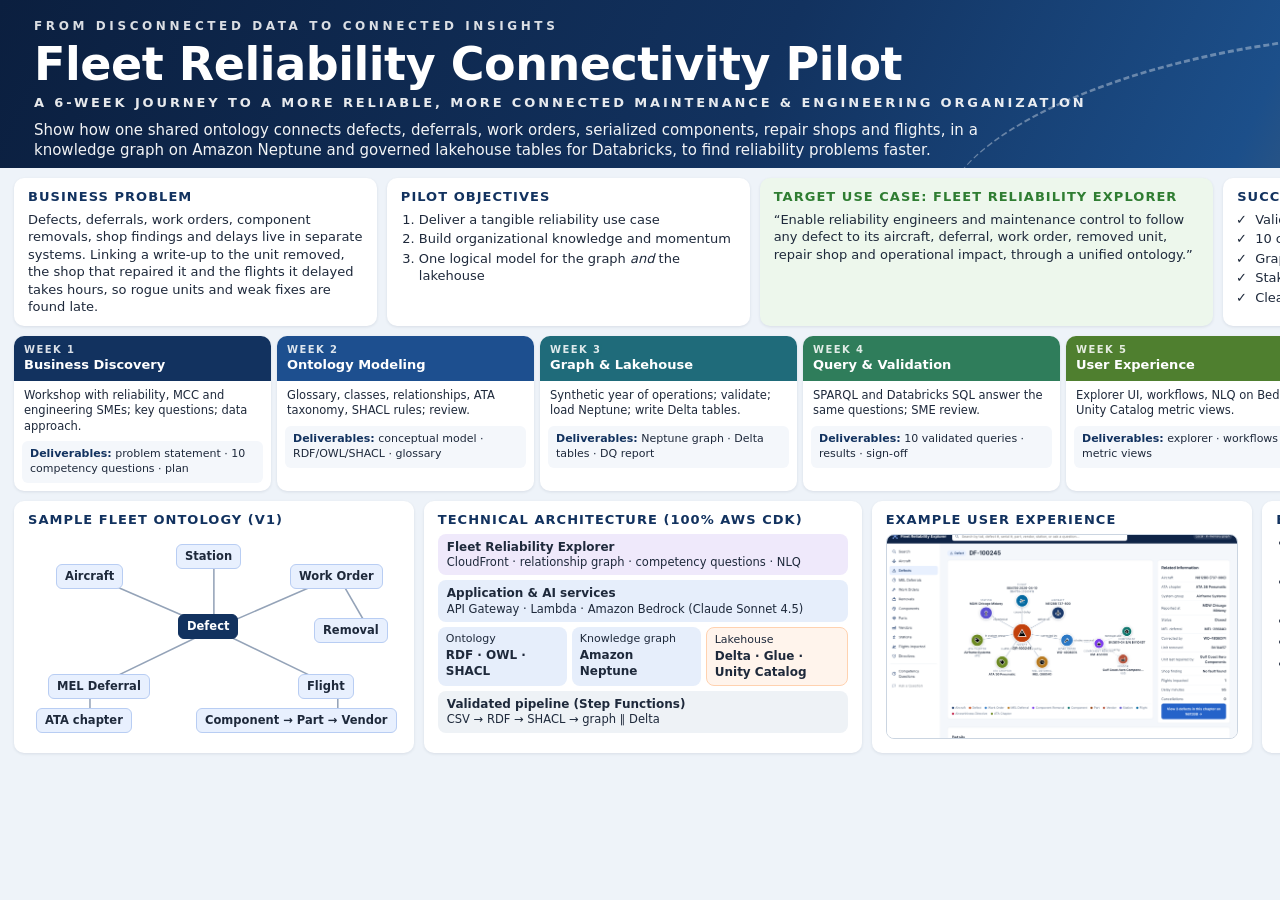
<file: docs/infographic/infographic.html>
<!DOCTYPE html>
<html lang="en">
<head>
<meta charset="utf-8">
<title>Fleet Reliability Connectivity Pilot</title>
<!-- Source of docs/images/pilot-infographic.jpg. Render: python scripts/render_infographic.py -->
<style>
  * { box-sizing: border-box; margin: 0; }
  body { width: 1600px; height: 790px; font: 13px/1.35 system-ui, -apple-system, "Segoe UI", Roboto, Arial, sans-serif; color: #1e293b; background: #eef3f9; }
  .hero { height: 168px; padding: 18px 34px; color: #fff; position: relative; overflow: hidden;
          background: linear-gradient(115deg, #0b1f3f 0%, #12325f 48%, #1c4f8a 78%, #f2a541 140%); }
  .hero::after { content: ""; position: absolute; right: -60px; top: 40px; width: 720px; height: 260px;
          border-top: 3px dashed rgba(255,255,255,.35); border-radius: 50%; transform: rotate(-8deg); }
  .plane { position: absolute; right: 250px; top: 22px; width: 70px; height: 70px; transform: rotate(35deg); fill: rgba(255,255,255,.9); }
  .eyebrow { letter-spacing: .3em; font-size: 12px; opacity: .85; font-weight: 600; }
  h1 { font-size: 46px; line-height: 1.05; margin: 6px 0 6px; letter-spacing: -.01em; }
  .sub { letter-spacing: .22em; font-size: 13px; font-weight: 600; opacity: .9; }
  .lede { font-size: 15px; margin-top: 8px; max-width: 980px; opacity: .95; }
  .verbs { position: absolute; right: 34px; bottom: 16px; text-align: right; font-weight: 700; letter-spacing: .14em; font-size: 13px; line-height: 1.5; }
  .row { display: grid; gap: 10px; padding: 0 14px; }
  .top { grid-template-columns: 1fr 1fr 1.25fr 1fr; margin-top: 10px; }
  .card { background: #fff; border-radius: 10px; padding: 10px 14px; box-shadow: 0 1px 3px rgba(15,36,71,.1); }
  .card h3 { font-size: 13px; letter-spacing: .08em; text-transform: uppercase; color: #12325f; margin-bottom: 5px; }
  .card.green { background: #edf7ec; } .card.green h3 { color: #2f7d32; }
  ol, ul { padding-left: 18px; } li { margin: 2px 0; }
  .check li { list-style: "✓  "; }
  .weeks { grid-template-columns: repeat(6, 1fr); margin-top: 10px; gap: 6px; }
  .wk { border-radius: 10px; overflow: hidden; background: #fff; box-shadow: 0 1px 3px rgba(15,36,71,.1); }
  .wk header { color: #fff; padding: 7px 10px; font-weight: 700; font-size: 13px; }
  .wk header span { display: block; font-size: 10px; letter-spacing: .14em; opacity: .85; font-weight: 600; }
  .wk .body { padding: 7px 10px; font-size: 11.5px; }
  .wk .del { background: #f4f7fb; margin: 0 8px 8px; padding: 6px 8px; border-radius: 6px; font-size: 11px; }
  .wk .del b { color: #12325f; }
  .w1 header { background: #12325f; } .w2 header { background: #1d4f8f; } .w3 header { background: #1f6b7a; }
  .w4 header { background: #2f7d5b; } .w5 header { background: #4f7f2f; } .w6 header { background: #a97a1a; }
  .bottom { grid-template-columns: 1.05fr 1.15fr 1fr 0.85fr; margin-top: 10px; }
  .ont { position: relative; height: 196px; }
  .n { position: absolute; padding: 4px 8px; border-radius: 6px; background: #e8f0fe; border: 1px solid #b8cdf3; font-weight: 600; font-size: 11.5px; white-space: nowrap; }
  .n.c { background: #12325f; color: #fff; border-color: #12325f; }
  svg.lines { position: absolute; inset: 0; }
  .arch div.l { border-radius: 8px; padding: 5px 9px; margin-bottom: 5px; font-size: 11.5px; }
  .arch b { display: block; font-size: 12px; }
  .l1 { background: #efe9fb; } .l2 { background: #e6eefb; } .l4 { background: #eef2f6; }
  .l3 { display: grid; grid-template-columns: 1fr 1fr 1.1fr; gap: 5px; }
  .l3 > div { border-radius: 8px; padding: 5px 8px; font-size: 11px; }
  .shot { width: 100%; height: 205px; object-fit: cover; object-position: 30% 35%; border-radius: 8px; border: 1px solid #cbd5e1; }
  .out li { margin: 4px 0; }
  .db { background: #fff4ec !important; border: 1px solid #ffd2b0; }
</style>
</head>
<body>
  <section class="hero">
    <svg class="plane" viewBox="0 0 24 24"><path d="M12 2.5c.9 0 1.4 1 1.4 2.3v4.6l7.6 4.4v2l-7.6-2.3v4.6l2.2 1.7v1.6L12 20.4l-3.6 1v-1.6l2.2-1.7v-4.6L3 15.8v-2l7.6-4.4V4.8c0-1.3.5-2.3 1.4-2.3z"/></svg>
    <div class="eyebrow">FROM DISCONNECTED DATA TO CONNECTED INSIGHTS</div>
    <h1>Fleet Reliability Connectivity Pilot</h1>
    <div class="sub">A 6-WEEK JOURNEY TO A MORE RELIABLE, MORE CONNECTED MAINTENANCE &amp; ENGINEERING ORGANIZATION</div>
    <p class="lede">Show how one shared ontology connects defects, deferrals, work orders, serialized components, repair shops and flights, in a knowledge graph on Amazon Neptune and governed lakehouse tables for Databricks, to find reliability problems faster.</p>
    <div class="verbs">CONNECT<br>UNDERSTAND<br>EXPLORE<br>ACCELERATE<br>CREATE VALUE</div>
  </section>

  <div class="row top">
    <div class="card"><h3>Business problem</h3>
      Defects, deferrals, work orders, component removals, shop findings and delays live in separate systems. Linking a write-up to the unit removed, the shop that repaired it and the flights it delayed takes hours, so rogue units and weak fixes are found late.</div>
    <div class="card"><h3>Pilot objectives</h3>
      <ol><li>Deliver a tangible reliability use case</li><li>Build organizational knowledge and momentum</li><li>One logical model for the graph <i>and</i> the lakehouse</li></ol></div>
    <div class="card green"><h3>Target use case: Fleet Reliability Explorer</h3>
      “Enable reliability engineers and maintenance control to follow any defect to its aircraft, deferral, work order, removed unit, repair shop and operational impact, through a unified ontology.”</div>
    <div class="card"><h3>Success criteria</h3>
      <ul class="check"><li>Validated concepts and relationships</li><li>10 competency questions answered</li><li>Graph and Delta tables from one ontology</li><li>Stakeholder demonstration</li><li>Clear path for expansion</li></ul></div>
  </div>

  <div class="row weeks">
    <div class="wk w1"><header><span>WEEK 1</span>Business Discovery</header>
      <div class="body">Workshop with reliability, MCC and engineering SMEs; key questions; data approach.</div>
      <div class="del"><b>Deliverables:</b> problem statement · 10 competency questions · plan</div></div>
    <div class="wk w2"><header><span>WEEK 2</span>Ontology Modeling</header>
      <div class="body">Glossary, classes, relationships, ATA taxonomy, SHACL rules; review.</div>
      <div class="del"><b>Deliverables:</b> conceptual model · RDF/OWL/SHACL · glossary</div></div>
    <div class="wk w3"><header><span>WEEK 3</span>Graph &amp; Lakehouse</header>
      <div class="body">Synthetic year of operations; validate; load Neptune; write Delta tables.</div>
      <div class="del"><b>Deliverables:</b> Neptune graph · Delta tables · DQ report</div></div>
    <div class="wk w4"><header><span>WEEK 4</span>Query &amp; Validation</header>
      <div class="body">SPARQL and Databricks SQL answer the same questions; SME review.</div>
      <div class="del"><b>Deliverables:</b> 10 validated queries · results · sign-off</div></div>
    <div class="wk w5"><header><span>WEEK 5</span>User Experience</header>
      <div class="body">Explorer UI, workflows, NLQ on Bedrock; Unity Catalog metric views.</div>
      <div class="del"><b>Deliverables:</b> explorer · workflows · metric views</div></div>
    <div class="wk w6"><header><span>WEEK 6</span>Demo &amp; Evaluation</header>
      <div class="body">End-to-end demo, measure against criteria, lessons, roadmap.</div>
      <div class="del"><b>Deliverables:</b> demo · impact · next phase</div></div>
  </div>

  <div class="row bottom">
    <div class="card"><h3>Sample fleet ontology (v1)</h3>
      <div class="ont">
        <svg class="lines" viewBox="0 0 360 196"><g stroke="#94a3b8" stroke-width="1.5" fill="none">
          <path d="M180 92 L60 40"/><path d="M180 92 L300 40"/><path d="M180 92 L60 150"/><path d="M180 92 L300 150"/>
          <path d="M180 92 L180 22"/><path d="M300 150 L300 182"/><path d="M60 150 L60 182"/><path d="M300 40 L330 92"/></g></svg>
        <div class="n" style="left:28px;top:30px">Aircraft</div>
        <div class="n" style="left:262px;top:30px">Work Order</div>
        <div class="n" style="left:148px;top:10px">Station</div>
        <div class="n c" style="left:150px;top:80px">Defect</div>
        <div class="n" style="left:20px;top:140px">MEL Deferral</div>
        <div class="n" style="left:270px;top:140px">Flight</div>
        <div class="n" style="left:286px;top:84px">Removal</div>
        <div class="n" style="left:8px;top:174px">ATA chapter</div>
        <div class="n" style="left:168px;top:174px">Component → Part → Vendor</div>
      </div></div>
    <div class="card arch"><h3>Technical architecture (100% AWS CDK)</h3>
      <div class="l l1"><b>Fleet Reliability Explorer</b>CloudFront · relationship graph · competency questions · NLQ</div>
      <div class="l l2"><b>Application &amp; AI services</b>API Gateway · Lambda · Amazon Bedrock (Claude Sonnet 4.5)</div>
      <div class="l3"><div class="l2">Ontology<br><b>RDF · OWL · SHACL</b></div><div class="l2">Knowledge graph<br><b>Amazon Neptune</b></div>
        <div class="db">Lakehouse<br><b>Delta · Glue · Unity Catalog</b></div></div>
      <div class="l l4" style="margin-top:5px"><b>Validated pipeline (Step Functions)</b>CSV → RDF → SHACL → graph ∥ Delta</div></div>
    <div class="card"><h3>Example user experience</h3><img class="shot" src="../images/explorer-defect.png" alt=""></div>
    <div class="card out"><h3>Expected outcomes</h3>
      <ul><li>Rogue units and weak shops found in minutes</li><li>One definition of defect, removal and MTBUR across graph and lakehouse</li><li>Fewer repeat defects and delays</li><li>Governed KPIs in Unity Catalog</li><li>Foundation for predictive reliability</li></ul></div>
  </div>
</body>
</html>
</file>
